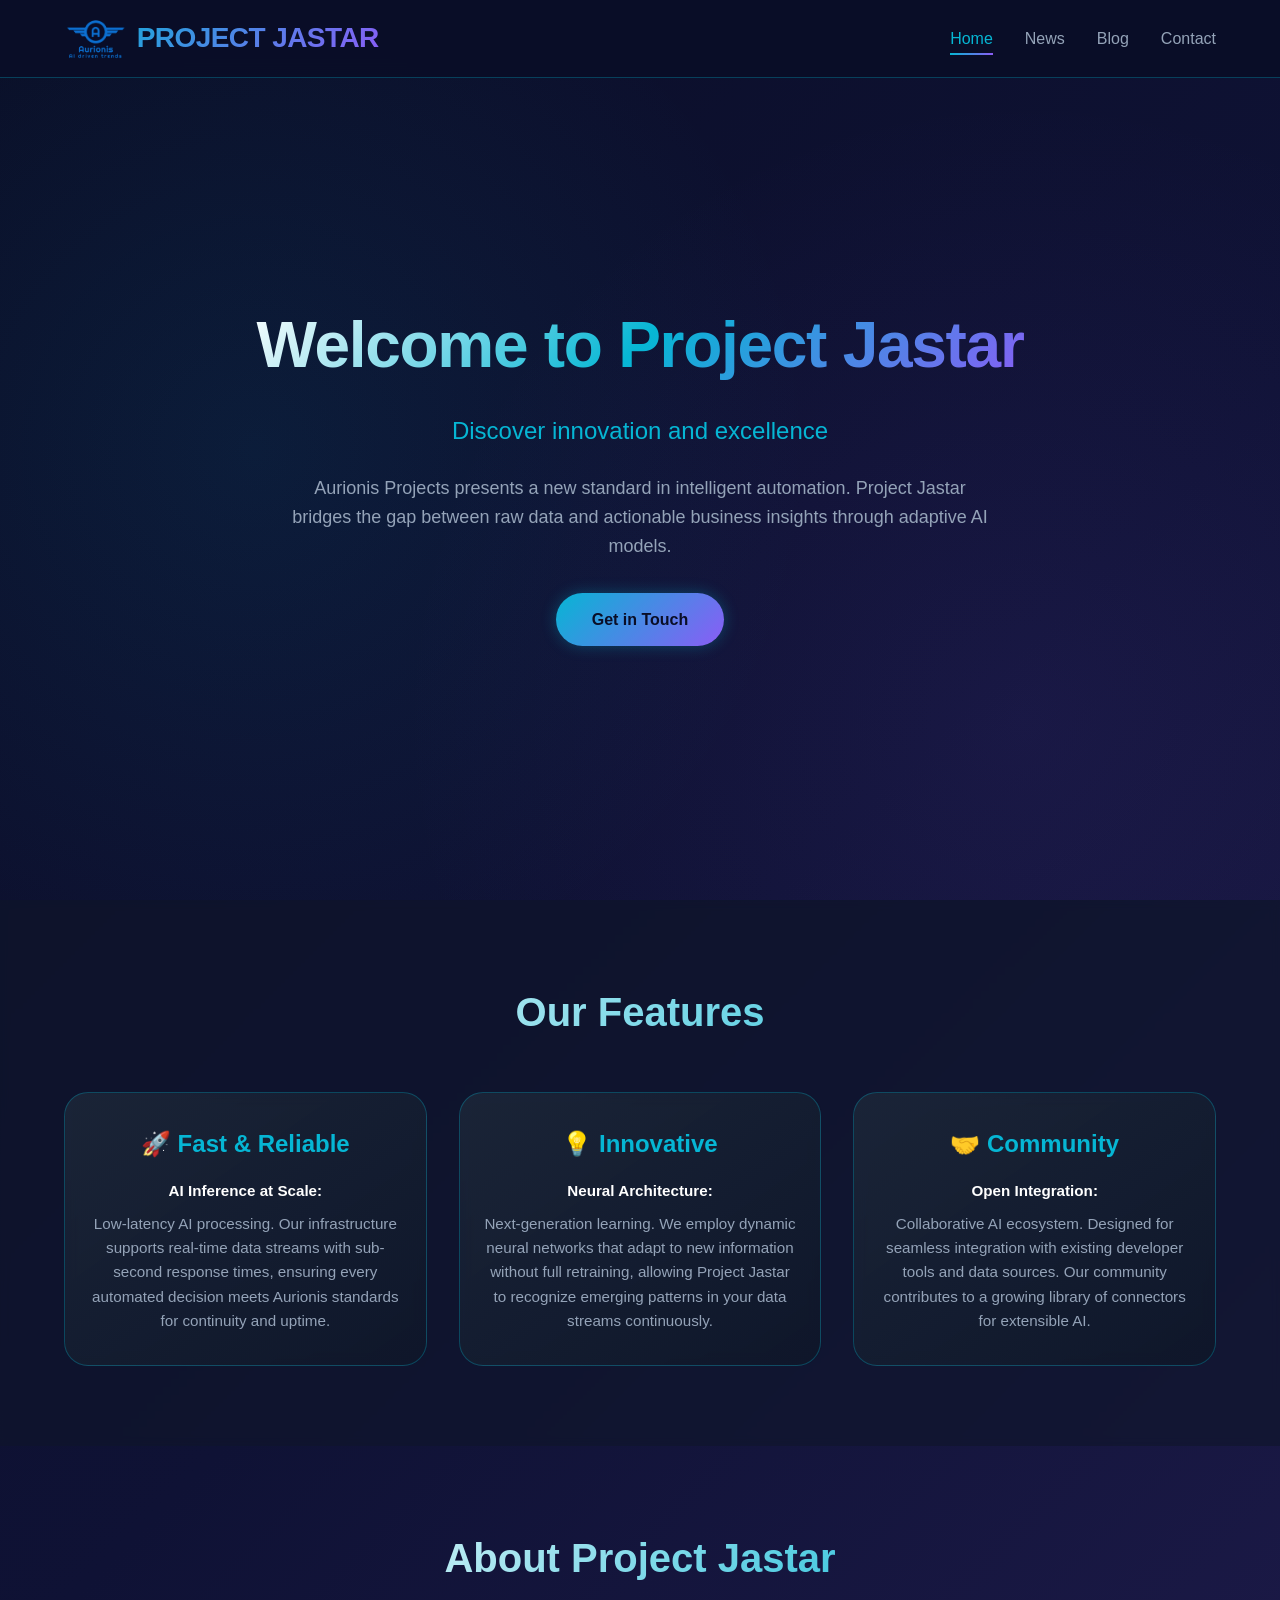
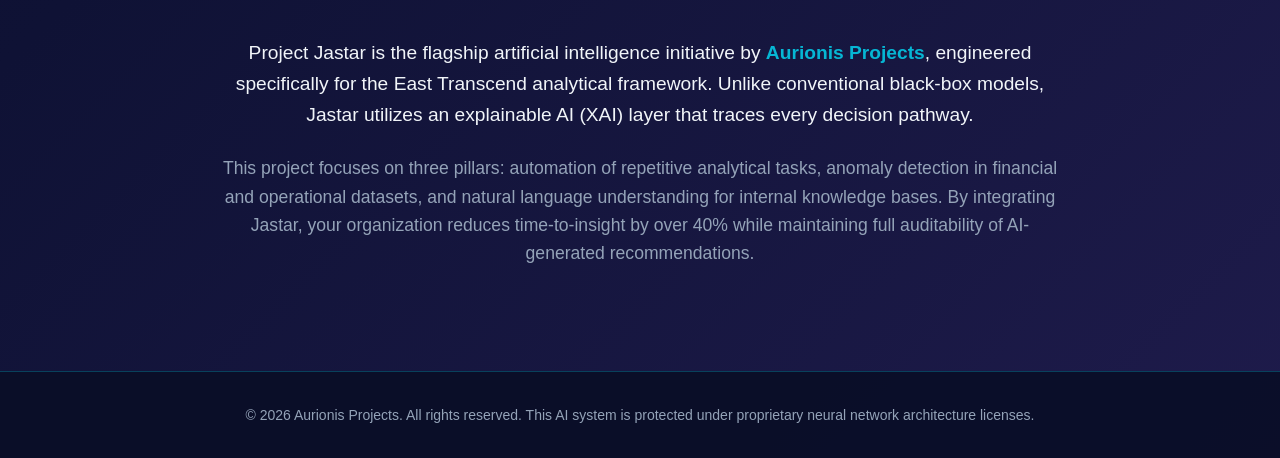
<file: index.html>
<!DOCTYPE html>
<html lang="en">
<head>
<link rel="icon" href="./favicon.ico" />
    <meta charset="UTF-8">
    <meta name="viewport" content="width=device-width, initial-scale=1.0">
    <!-- SEO & AI Meta Tags -->
    <meta name="description" content="Project Jastar by Aurionis Projects: AI-driven process automation, predictive analytics, and intelligent system integration for enterprise solutions.">
    <meta name="keywords" content="AI, Automation, Predictive Analytics, Aurionis, Jastar, East Transcend, Machine Learning">
    <meta name="author" content="Aurionis Projects">
    <title>Project Jastar - AI Innovation by Aurionis</title>
    <link rel="stylesheet" href="styles.css">
</head>
<body>
    <!-- Navigation -->
    <nav class="navbar">
        <div class="container">
  <div class="logo">
    <img src="horizontal.png" alt="Project Jastar Logo" class="logo-img">
    Project Jastar
</div>
            <ul class="nav-menu">
                <li><a href="index.html" aria-current="page">Home</a></li>
                <li><a href="news.html">News</a></li>
                <li><a href="blog.html">Blog</a></li>
                <li><a href="contact.html">Contact</a></li>
            </ul>
        </div>
    </nav>

    <!-- Hero Section -->
    <section class="hero">
        <div class="container">
            <h1>Welcome to Project Jastar</h1>
            <p>Discover innovation and excellence</p>
            <p class="hero-subtitle">Aurionis Projects presents a new standard in intelligent automation. Project Jastar bridges the gap between raw data and actionable business insights through adaptive AI models.</p>
            <a href="contact.html" class="cta-button">Get in Touch</a>
        </div>
    </section>

    <!-- Features Section (AI Enhanced) -->
    <section class="features">
        <div class="container">
            <h2>Our Features</h2>
            <div class="features-grid">
                <div class="feature-card">
                    <h3>🚀 Fast & Reliable</h3>
                    <p><strong>AI Inference at Scale:</strong> Low-latency AI processing. Our infrastructure supports real-time data streams with sub-second response times, ensuring every automated decision meets Aurionis standards for continuity and uptime.</p>
                </div>
                <div class="feature-card">
                    <h3>💡 Innovative</h3>
                    <p><strong>Neural Architecture:</strong> Next-generation learning. We employ dynamic neural networks that adapt to new information without full retraining, allowing Project Jastar to recognize emerging patterns in your data streams continuously.</p>
                </div>
                <div class="feature-card">
                    <h3>🤝 Community</h3>
                    <p><strong>Open Integration:</strong> Collaborative AI ecosystem. Designed for seamless integration with existing developer tools and data sources. Our community contributes to a growing library of connectors for extensible AI.</p>
                </div>
            </div>
        </div>
    </section>

    <!-- About Section (AI Elaboration) -->
    <section class="about">
        <div class="container">
            <h2>About Project Jastar</h2>
            <p>Project Jastar is the flagship artificial intelligence initiative by <strong>Aurionis Projects</strong>, engineered specifically for the East Transcend analytical framework. Unlike conventional black-box models, Jastar utilizes an explainable AI (XAI) layer that traces every decision pathway.</p>
            <p>This project focuses on three pillars: automation of repetitive analytical tasks, anomaly detection in financial and operational datasets, and natural language understanding for internal knowledge bases. By integrating Jastar, your organization reduces time-to-insight by over 40% while maintaining full auditability of AI-generated recommendations.</p>
        </div>
    </section>

    <!-- Footer -->
    <footer class="footer">
        <div class="container">
            <p>&copy; 2026 Aurionis Projects. All rights reserved. This AI system is protected under proprietary neural network architecture licenses.</p>
        </div>
    </footer>
</body>
</html>
</file>
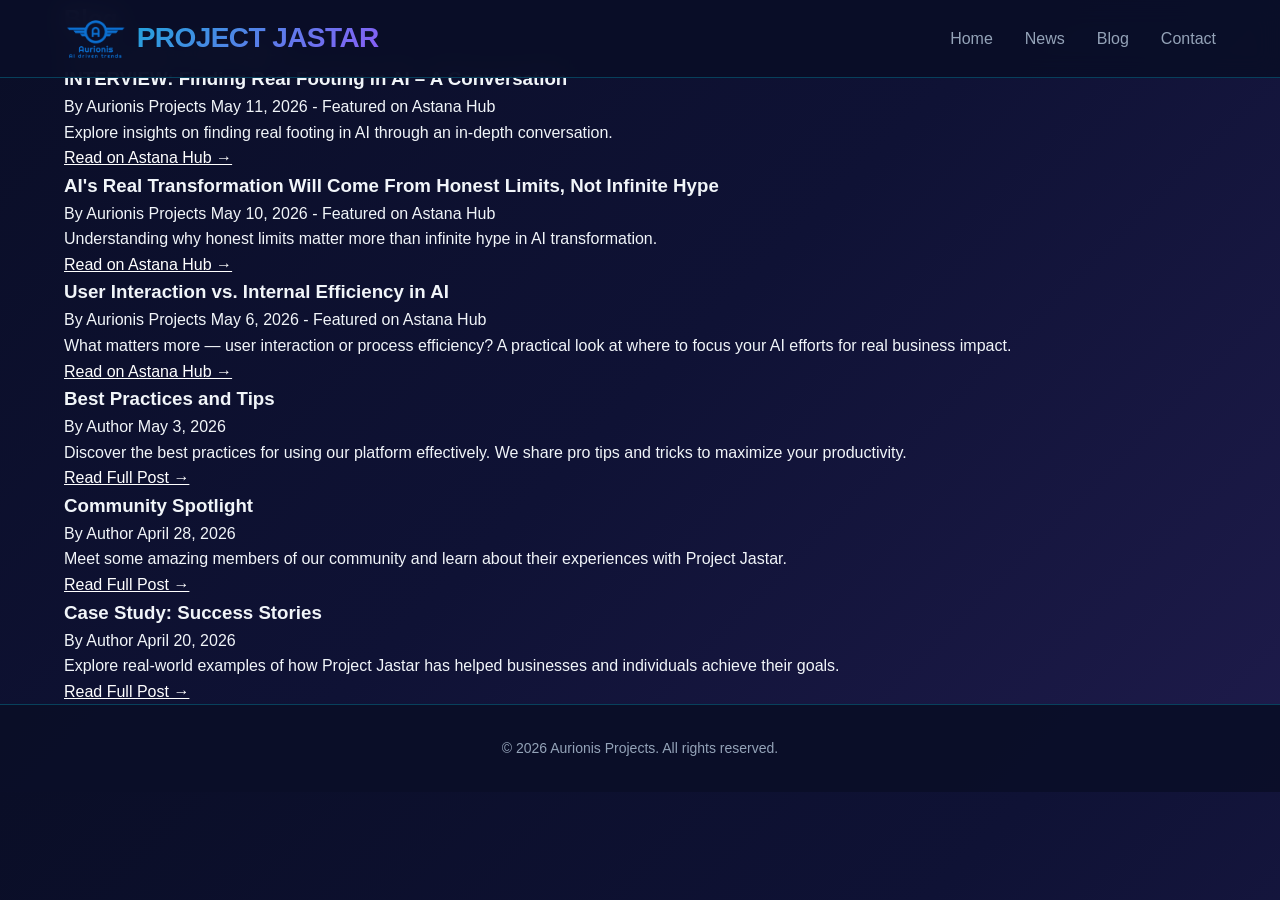
<file: blog.html>
<!DOCTYPE html>
<html lang="en">
<head>
    <meta charset="UTF-8">
    <meta name="viewport" content="width=device-width, initial-scale=1.0">
    <title>Blog - Project Jastar</title>
    <link rel="stylesheet" href="styles.css">
</head>
<body>
    <!-- Navigation -->
    <nav class="navbar">
        <div class="container">
            <div class="logo">
                <img src="horizontal.png" alt="Project Jastar Logo" class="logo-img">
                Project Jastar
            </div>
            <ul class="nav-menu">
                <li><a href="index.html">Home</a></li>
                <li><a href="news.html">News</a></li>
                <li><a href="blog.html">Blog</a></li>
                <li><a href="contact.html">Contact</a></li>
            </ul>
        </div>
    </nav>

    <!-- Blog Section -->
    <section class="page-section">
        <div class="container">
            <h1>Blog</h1>
            <p class="subtitle">Insights, stories, and thoughts</p>

            <div class="blog-grid">
                <article class="blog-post featured-post">
                    <h3> INTERVIEW: Finding Real Footing in AI – A Conversation</h3>
                    <div class="blog-meta">
                        <span class="author">By Aurionis Projects</span>
                        <span class="date">May 11, 2026 - Featured on Astana Hub</span>
                    </div>
                    <p>Explore insights on finding real footing in AI through an in-depth conversation.</p>
                    <a href="https://astanahub.com/en/blog/interviu-kak-naiti-realnuiu-oporu-v-ii-beseda" class="read-more" target="_blank" rel="noopener noreferrer">Read on Astana Hub →</a>
                </article>

                <article class="blog-post featured-post">
                    <h3> AI's Real Transformation Will Come From Honest Limits, Not Infinite Hype</h3>
                    <div class="blog-meta">
                        <span class="author">By Aurionis Projects</span>
                        <span class="date">May 10, 2026 - Featured on Astana Hub</span>
                    </div>
                    <p>Understanding why honest limits matter more than infinite hype in AI transformation.</p>
                    <a href="https://astanahub.com/en/blog/ai-s-real-transformation-will-come-from-honest-limits-not-infinite-hype" class="read-more" target="_blank" rel="noopener noreferrer">Read on Astana Hub →</a>
                </article>

                <article class="blog-post featured-post">
                    <h3> User Interaction vs. Internal Efficiency in AI</h3>
                    <div class="blog-meta">
                        <span class="author">By Aurionis Projects</span>
                        <span class="date">May 6, 2026 - Featured on Astana Hub</span>
                    </div>
                    <p>What matters more — user interaction or process efficiency? A practical look at where to focus your AI efforts for real business impact.</p>
                    <a href="https://astanahub.com/en/blog/vzaimodeistvie-s-polzovatelem-v-sravnenii-s-effektivnostiu-vnutrennikh-protsessov-dlia-chego-sleduet-o" class="read-more" target="_blank" rel="noopener noreferrer">Read on Astana Hub →</a>
                </article>

                <article class="blog-post">
                    <h3>Best Practices and Tips</h3>
                    <div class="blog-meta">
                        <span class="author">By Author</span>
                        <span class="date">May 3, 2026</span>
                    </div>
                    <p>Discover the best practices for using our platform effectively. We share pro tips and tricks to maximize your productivity.</p>
                    <a href="#" class="read-more">Read Full Post →</a>
                </article>

                <article class="blog-post">
                    <h3>Community Spotlight</h3>
                    <div class="blog-meta">
                        <span class="author">By Author</span>
                        <span class="date">April 28, 2026</span>
                    </div>
                    <p>Meet some amazing members of our community and learn about their experiences with Project Jastar.</p>
                    <a href="#" class="read-more">Read Full Post →</a>
                </article>

                <article class="blog-post">
                    <h3>Case Study: Success Stories</h3>
                    <div class="blog-meta">
                        <span class="author">By Author</span>
                        <span class="date">April 20, 2026</span>
                    </div>
                    <p>Explore real-world examples of how Project Jastar has helped businesses and individuals achieve their goals.</p>
                    <a href="#" class="read-more">Read Full Post →</a>
                </article>
            </div>
        </div>
    </section>

    <!-- Footer -->
    <footer class="footer">
        <div class="container">
            <p>&copy; 2026 Aurionis Projects. All rights reserved.</p>
        </div>
    </footer>
</body>
</html>
</file>
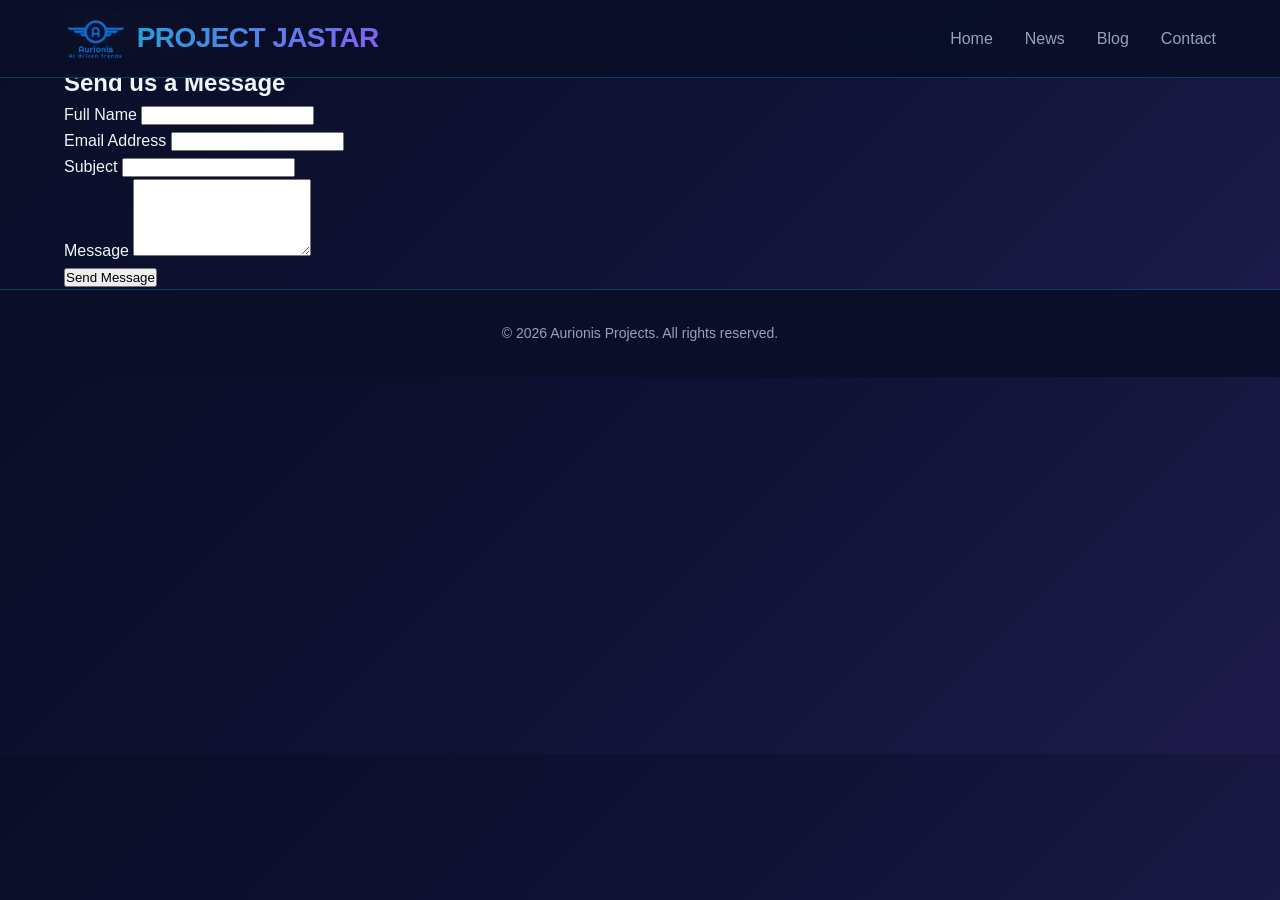
<file: contact.html>
<!DOCTYPE html>
<html lang="en">
<head>
    <meta charset="UTF-8">
    <meta name="viewport" content="width=device-width, initial-scale=1.0">
    <title>Contact - Project Jastar</title>
    <link rel="stylesheet" href="styles.css">
</head>
<body>
    <!-- Navigation -->
    <nav class="navbar">
        <div class="container">
            <div class="logo">
                <img src="horizontal.png" alt="Project Jastar Logo" class="logo-img">
                Project Jastar
            </div>
            <ul class="nav-menu">
                <li><a href="index.html">Home</a></li>
                <li><a href="news.html">News</a></li>
                <li><a href="blog.html">Blog</a></li>
                <li><a href="contact.html">Contact</a></li>
            </ul>
        </div>
    </nav>

    <!-- Contact Section -->
    <section class="page-section">
        <div class="container">
            <h1>Contact Us</h1>
            <p class="subtitle">Get in touch with our team</p>

            <div class="contact-content">
                <div class="contact-form">
                    <h2>Send us a Message</h2>
                    <form action="https://formsubmit.co/contact@aurionis.ch" method="POST">
                        <div class="form-group">
                            <label for="name">Full Name</label>
                            <input type="text" id="name" name="name" required>
                        </div>

                        <div class="form-group">
                            <label for="email">Email Address</label>
                            <input type="email" id="email" name="email" required>
                        </div>

                        <div class="form-group">
                            <label for="subject">Subject</label>
                            <input type="text" id="subject" name="subject" required>
                        </div>

                        <div class="form-group">
                            <label for="message">Message</label>
                            <textarea id="message" name="message" rows="5" required></textarea>
                        </div>

                        <input type="hidden" name="_captcha" value="true">
                        <button type="submit" class="submit-button">Send Message</button>
                    </form>
                </div>
            </div>
        </div>
    </section>

    <!-- Footer -->
    <footer class="footer">
        <div class="container">
            <p>&copy; 2026 Aurionis Projects. All rights reserved.</p>
        </div>
    </footer>
</body>
</html>
</file>
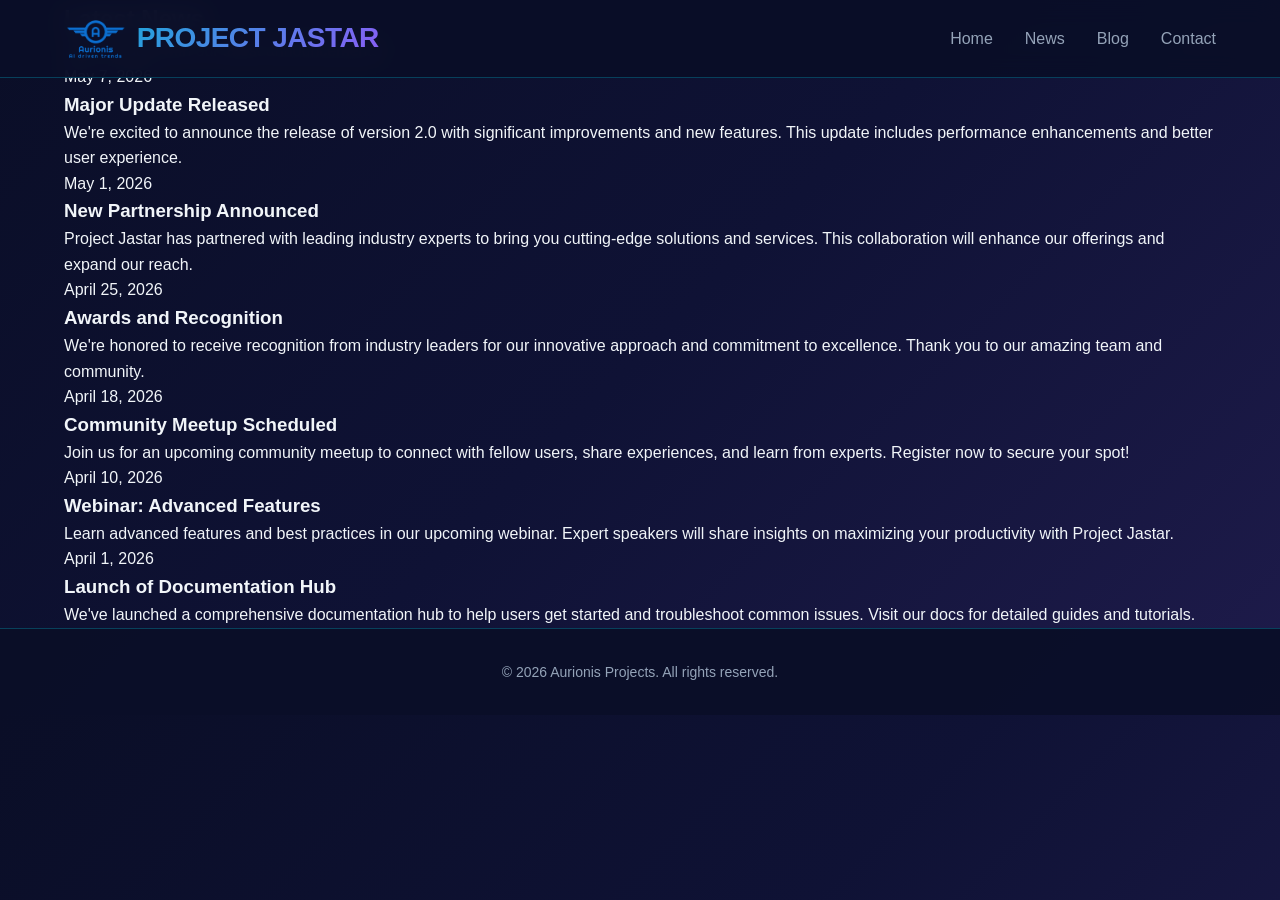
<file: news.html>
<!DOCTYPE html>
<html lang="en">
<head>
    <meta charset="UTF-8">
    <meta name="viewport" content="width=device-width, initial-scale=1.0">
    <title>News - Project Jastar</title>
    <link rel="stylesheet" href="styles.css">
</head>
<body>
    <!-- Navigation -->
    <nav class="navbar">
        <div class="container">
            <div class="logo">
    <img src="horizontal.png" alt="Project Jastar Logo" class="logo-img">
    Project Jastar
</div>
            <ul class="nav-menu">
                <li><a href="index.html">Home</a></li>
                <li><a href="news.html">News</a></li>
                <li><a href="blog.html">Blog</a></li>
                <li><a href="contact.html">Contact</a></li>
            </ul>
        </div>
    </nav>

    <!-- News Section -->
    <section class="page-section">
        <div class="container">
            <h1>Latest News</h1>
            <p class="subtitle">Stay updated with our latest announcements</p>

            <div class="news-grid">
                <article class="news-card">
                    <div class="news-date">May 7, 2026</div>
                    <h3>Major Update Released</h3>
                    <p>We're excited to announce the release of version 2.0 with significant improvements and new features. This update includes performance enhancements and better user experience.</p>
                </article>

                <article class="news-card">
                    <div class="news-date">May 1, 2026</div>
                    <h3>New Partnership Announced</h3>
                    <p>Project Jastar has partnered with leading industry experts to bring you cutting-edge solutions and services. This collaboration will enhance our offerings and expand our reach.</p>
                </article>

                <article class="news-card">
                    <div class="news-date">April 25, 2026</div>
                    <h3>Awards and Recognition</h3>
                    <p>We're honored to receive recognition from industry leaders for our innovative approach and commitment to excellence. Thank you to our amazing team and community.</p>
                </article>

                <article class="news-card">
                    <div class="news-date">April 18, 2026</div>
                    <h3>Community Meetup Scheduled</h3>
                    <p>Join us for an upcoming community meetup to connect with fellow users, share experiences, and learn from experts. Register now to secure your spot!</p>
                </article>

                <article class="news-card">
                    <div class="news-date">April 10, 2026</div>
                    <h3>Webinar: Advanced Features</h3>
                    <p>Learn advanced features and best practices in our upcoming webinar. Expert speakers will share insights on maximizing your productivity with Project Jastar.</p>
                </article>

                <article class="news-card">
                    <div class="news-date">April 1, 2026</div>
                    <h3>Launch of Documentation Hub</h3>
                    <p>We've launched a comprehensive documentation hub to help users get started and troubleshoot common issues. Visit our docs for detailed guides and tutorials.</p>
                </article>
            </div>
        </div>
    </section>

    <!-- Footer -->
    <footer class="footer">
        <div class="container">
            <p>&copy; 2026 Aurionis Projects. All rights reserved.</p>
        </div>
    </footer>
</body>
</html>
</file>
<file: styles.css>
/* ============================================
   Project Jastar - Aurionis Projects
   Modern AI/Tech Company Theme
   ============================================ */

/* CSS Variables (Design Tokens) */
:root {
    --primary-dark: #0a0e27;
    --primary-deep: #0f1235;
    --primary-blue: #1e3a8a;
    --accent-cyan: #06b6d4;
    --accent-purple: #8b5cf6;
    --accent-glow: #00e5ff;
    --text-light: #f1f5f9;
    --text-gray: #94a3b8;
    --text-white: #ffffff;
    --card-bg: rgba(30, 41, 59, 0.5);
    --border-glow: rgba(6, 182, 212, 0.3);
    --gradient-hero: linear-gradient(135deg, #0a0e27 0%, #0f1235 50%, #1e1b4b 100%);
    --gradient-card: linear-gradient(145deg, rgba(30, 41, 59, 0.8) 0%, rgba(15, 23, 42, 0.9) 100%);
    --shadow-glow: 0 0 20px rgba(6, 182, 212, 0.2);
    --shadow-lg: 0 25px 50px -12px rgba(0, 0, 0, 0.5);
}
/* Normal links */
a {
    color: #ffffff; /* White for dark background */
    text-decoration: underline;
}

/* Visited links */
a:visited {
    color: #cccccc; /* Light gray instead of default purple */
}

/* When hovering */
a:hover {
    color: #00aaff; /* Bright blue for hover effect */
    text-decoration: none;
}

/* Active/clicked links */
a:active {
    color: #ffaa00; /* Orange/gold while clicking */
}
/* Reset & Base Styles */
* {
    margin: 0;
    padding: 0;
    box-sizing: border-box;
}

body {
    font-family: 'Inter', -apple-system, BlinkMacSystemFont, 'Segoe UI', Roboto, Helvetica, Arial, sans-serif;
    background: var(--gradient-hero);
    color: var(--text-light);
    line-height: 1.6;
    overflow-x: hidden;
}

/* Custom Scrollbar */
::-webkit-scrollbar {
    width: 8px;
}

::-webkit-scrollbar-track {
    background: var(--primary-dark);
}

::-webkit-scrollbar-thumb {
    background: var(--accent-cyan);
    border-radius: 4px;
}

::-webkit-scrollbar-thumb:hover {
    background: var(--accent-purple);
}

/* Container */
.container {
    max-width: 1200px;
    margin: 0 auto;
    padding: 0 24px;
}

/* ============================================
   Navigation Bar
   ============================================ */
.navbar {
    position: fixed;
    top: 0;
    width: 100%;
    background: rgba(10, 14, 39, 0.95);
    backdrop-filter: blur(12px);
    border-bottom: 1px solid var(--border-glow);
    z-index: 1000;
    padding: 16px 0;
    transition: all 0.3s ease;
}

.navbar .container {
    display: flex;
    justify-content: space-between;
    align-items: center;
    flex-wrap: wrap;
}

.logo {
    font-size: 1.75rem;
    font-weight: 800;
    background: linear-gradient(135deg, var(--accent-cyan) 0%, var(--accent-purple) 100%);
    -webkit-background-clip: text;
    background-clip: text;
    color: transparent;
    letter-spacing: -0.02em;
    text-transform: uppercase;
}
.logo {
    display: flex;
    align-items: center;
    gap: 10px;
}

.logo-img {
    height: 45px;
    width: auto;
}
.nav-menu {
    display: flex;
    gap: 32px;
    list-style: none;
}

.nav-menu a {
    color: var(--text-gray);
    text-decoration: none;
    font-weight: 500;
    transition: all 0.3s ease;
    position: relative;
}

.nav-menu a:hover,
.nav-menu a[aria-current="page"] {
    color: var(--accent-cyan);
}

.nav-menu a::after {
    content: '';
    position: absolute;
    bottom: -8px;
    left: 0;
    width: 0;
    height: 2px;
    background: linear-gradient(90deg, var(--accent-cyan), var(--accent-purple));
    transition: width 0.3s ease;
}

.nav-menu a:hover::after,
.nav-menu a[aria-current="page"]::after {
    width: 100%;
}

/* ============================================
   Hero Section
   ============================================ */
.hero {
    min-height: 100vh;
    display: flex;
    align-items: center;
    text-align: center;
    padding: 120px 0 80px;
    position: relative;
    overflow: hidden;
}

/* Animated background effect */
.hero::before {
    content: '';
    position: absolute;
    top: 0;
    left: 0;
    width: 100%;
    height: 100%;
    background: radial-gradient(circle at 20% 50%, rgba(6, 182, 212, 0.08) 0%, transparent 50%),
                radial-gradient(circle at 80% 80%, rgba(139, 92, 246, 0.08) 0%, transparent 50%);
    pointer-events: none;
}

.hero .container {
    position: relative;
    z-index: 1;
}

.hero h1 {
    font-size: 4rem;
    font-weight: 800;
    background: linear-gradient(135deg, var(--text-white) 0%, var(--accent-cyan) 50%, var(--accent-purple) 100%);
    -webkit-background-clip: text;
    background-clip: text;
    color: transparent;
    margin-bottom: 16px;
    letter-spacing: -0.02em;
}

.hero p:first-of-type {
    font-size: 1.5rem;
    color: var(--accent-cyan);
    margin-bottom: 24px;
    font-weight: 500;
}

.hero-subtitle {
    font-size: 1.125rem;
    max-width: 700px;
    margin: 0 auto 32px;
    color: var(--text-gray);
}

.cta-button {
    display: inline-block;
    padding: 14px 36px;
    background: linear-gradient(135deg, var(--accent-cyan), var(--accent-purple));
    color: var(--primary-dark);
    text-decoration: none;
    font-weight: 700;
    border-radius: 40px;
    transition: all 0.3s ease;
    box-shadow: 0 0 15px rgba(6, 182, 212, 0.3);
}

.cta-button:hover {
    transform: translateY(-3px);
    box-shadow: 0 0 30px rgba(6, 182, 212, 0.5);
    color: var(--primary-dark);
}

/* ============================================
   Features Section
   ============================================ */
.features {
    padding: 80px 0;
    background: rgba(15, 23, 42, 0.6);
    backdrop-filter: blur(4px);
}

.features h2,
.about h2 {
    text-align: center;
    font-size: 2.5rem;
    font-weight: 700;
    margin-bottom: 48px;
    background: linear-gradient(135deg, var(--text-white), var(--accent-cyan));
    -webkit-background-clip: text;
    background-clip: text;
    color: transparent;
}

.features-grid {
    display: grid;
    grid-template-columns: repeat(auto-fit, minmax(300px, 1fr));
    gap: 32px;
}

.feature-card {
    background: var(--gradient-card);
    backdrop-filter: blur(8px);
    padding: 32px 24px;
    border-radius: 24px;
    border: 1px solid var(--border-glow);
    transition: all 0.3s ease;
    text-align: center;
}

.feature-card:hover {
    transform: translateY(-8px);
    border-color: var(--accent-cyan);
    box-shadow: var(--shadow-glow);
}

.feature-card h3 {
    font-size: 1.5rem;
    margin-bottom: 16px;
    color: var(--accent-cyan);
}

.feature-card p {
    color: var(--text-gray);
    font-size: 0.95rem;
    line-height: 1.6;
}

.feature-card strong {
    color: var(--text-white);
    display: block;
    margin-bottom: 8px;
}

/* ============================================
   About Section
   ============================================ */
.about {
    padding: 80px 0;
}

.about .container {
    max-width: 900px;
    text-align: center;
}

.about p {
    font-size: 1.1rem;
    color: var(--text-gray);
    margin-bottom: 24px;
}

.about p:first-of-type {
    font-size: 1.2rem;
    color: var(--text-light);
}

.about strong {
    color: var(--accent-cyan);
}

/* ============================================
   Footer
   ============================================ */
.footer {
    padding: 32px 0;
    text-align: center;
    border-top: 1px solid var(--border-glow);
    background: rgba(10, 14, 39, 0.95);
}

.footer p {
    color: var(--text-gray);
    font-size: 0.875rem;
}

/* ============================================
   Responsive Design
   ============================================ */
@media (max-width: 768px) {
    .navbar .container {
        flex-direction: column;
        gap: 16px;
    }
    
    .nav-menu {
        gap: 24px;
        flex-wrap: wrap;
        justify-content: center;
    }
    
    .hero {
        padding: 140px 0 60px;
    }
    
    .hero h1 {
        font-size: 2.5rem;
    }
    
    .hero p:first-of-type {
        font-size: 1.25rem;
    }
    
    .features h2,
    .about h2 {
        font-size: 2rem;
    }
    
    .features-grid {
        grid-template-columns: 1fr;
        gap: 24px;
    }
    
    .feature-card {
        padding: 24px 20px;
    }
}

@media (max-width: 480px) {
    .container {
        padding: 0 16px;
    }
    
    .hero h1 {
        font-size: 1.75rem;
    }
    
    .cta-button {
        padding: 12px 28px;
        font-size: 0.875rem;
    }
    
    .feature-card h3 {
        font-size: 1.25rem;
    }
}

/* ============================================
   Animation Classes (for future use)
   ============================================ */
@keyframes fadeInUp {
    from {
        opacity: 0;
        transform: translateY(30px);
    }
    to {
        opacity: 1;
        transform: translateY(0);
    }
}

.feature-card,
.hero .container,
.about .container {
    animation: fadeInUp 0.6s ease-out forwards;
}

.hero .container {
    animation-delay: 0.1s;
}

.feature-card:nth-child(1) { animation-delay: 0.2s; }
.feature-card:nth-child(2) { animation-delay: 0.35s; }
.feature-card:nth-child(3) { animation-delay: 0.5s; }
</file>
